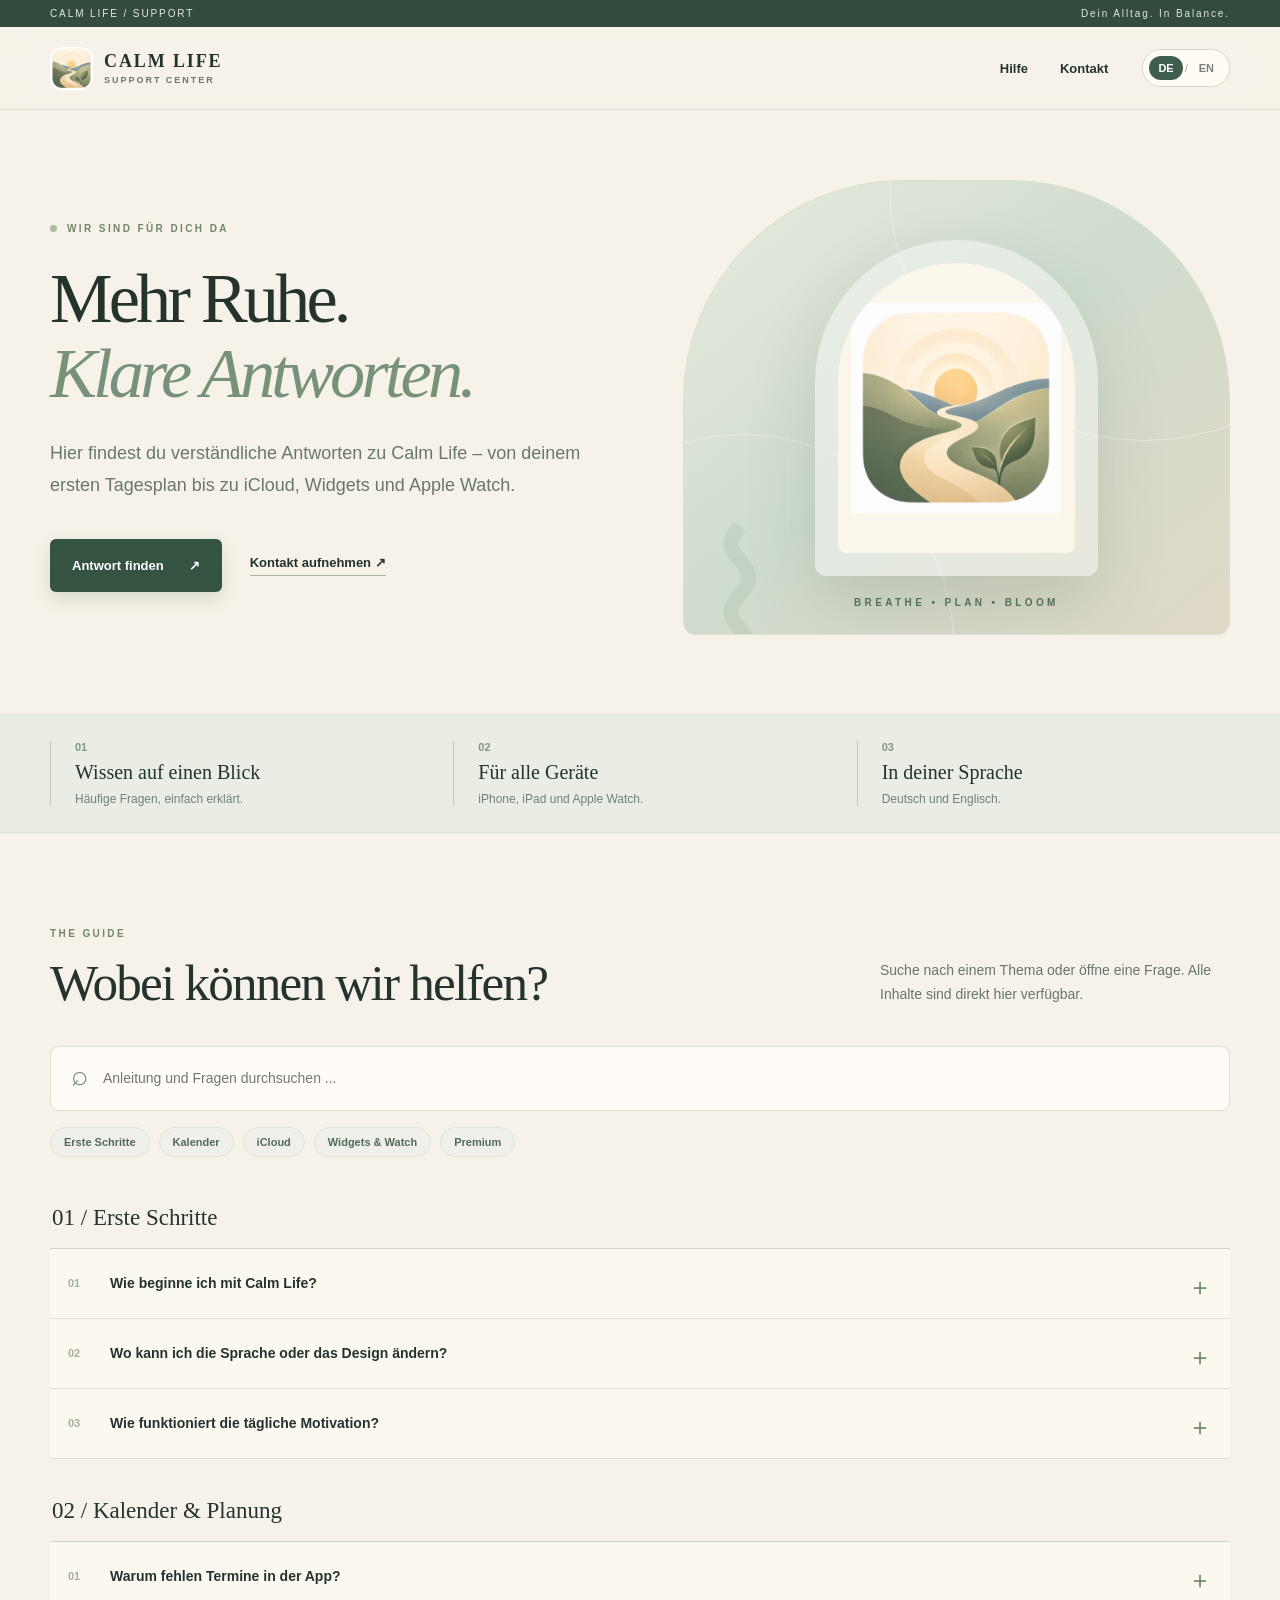
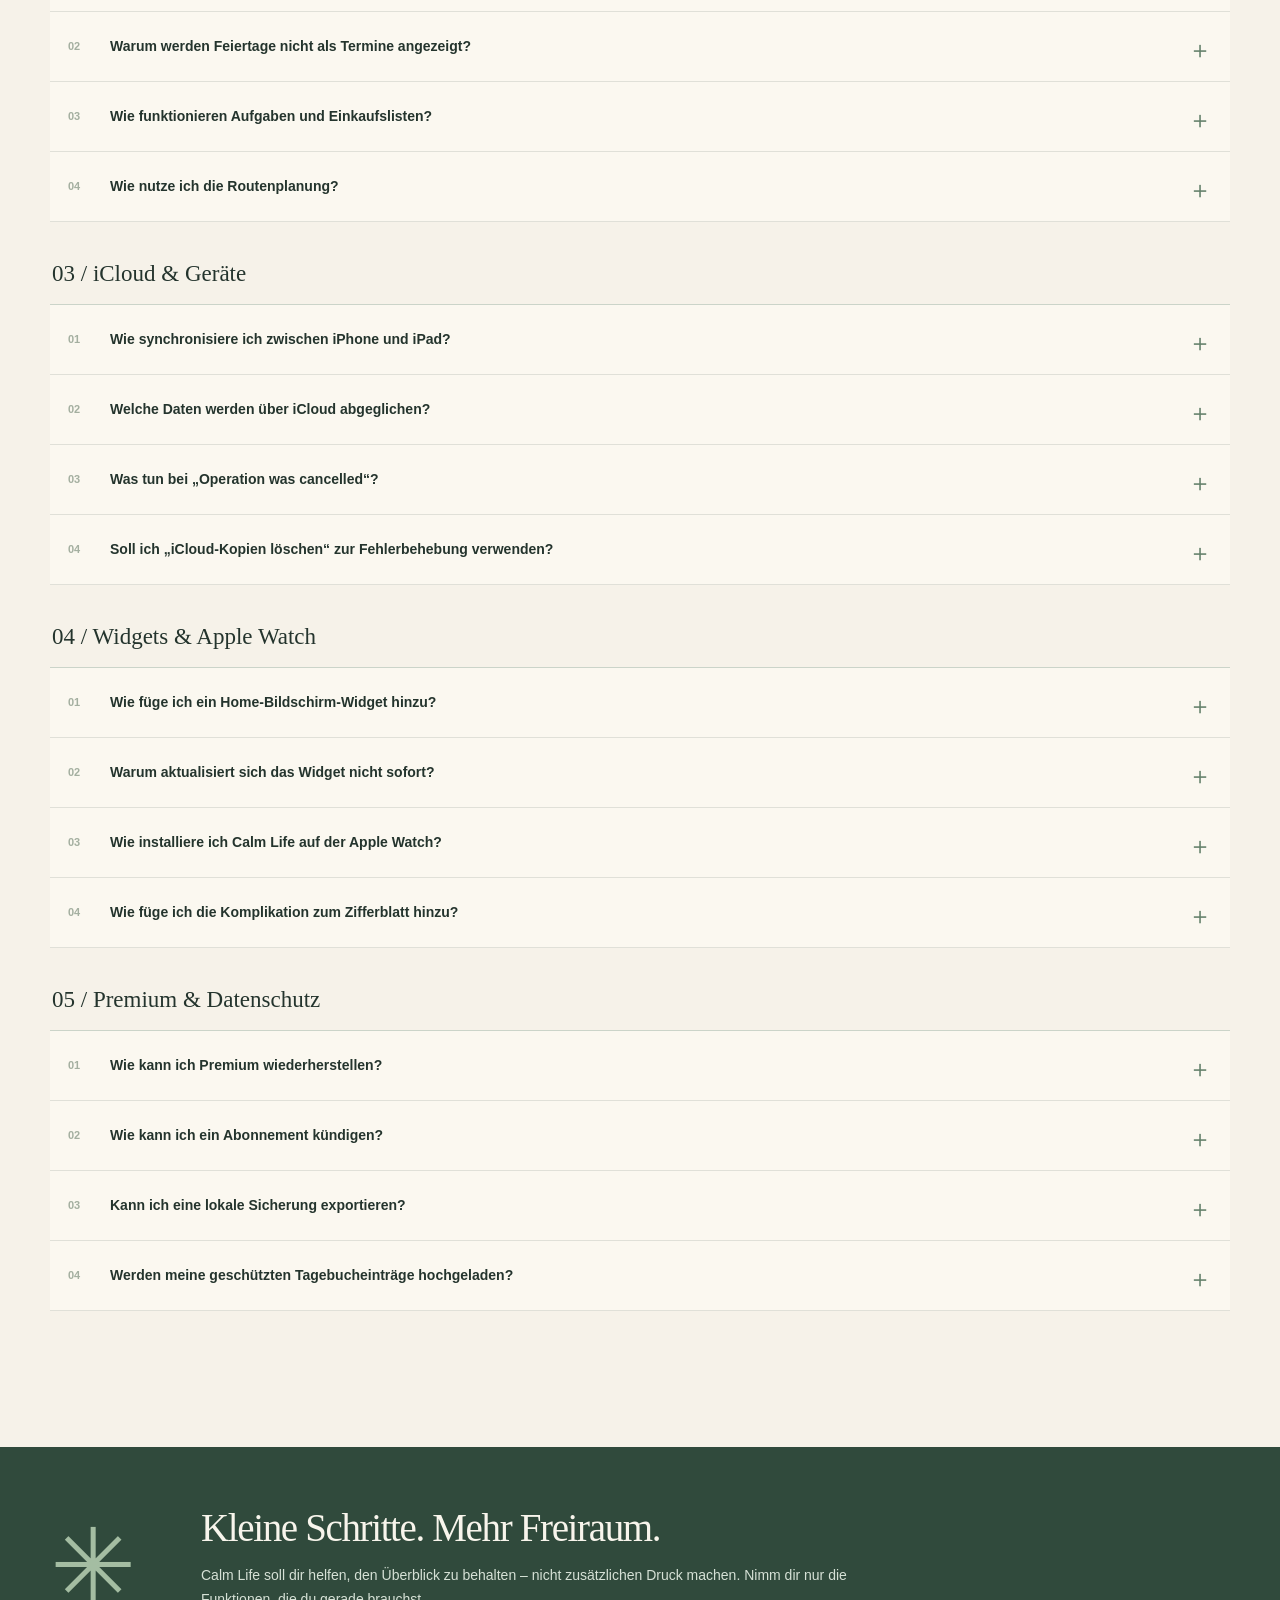
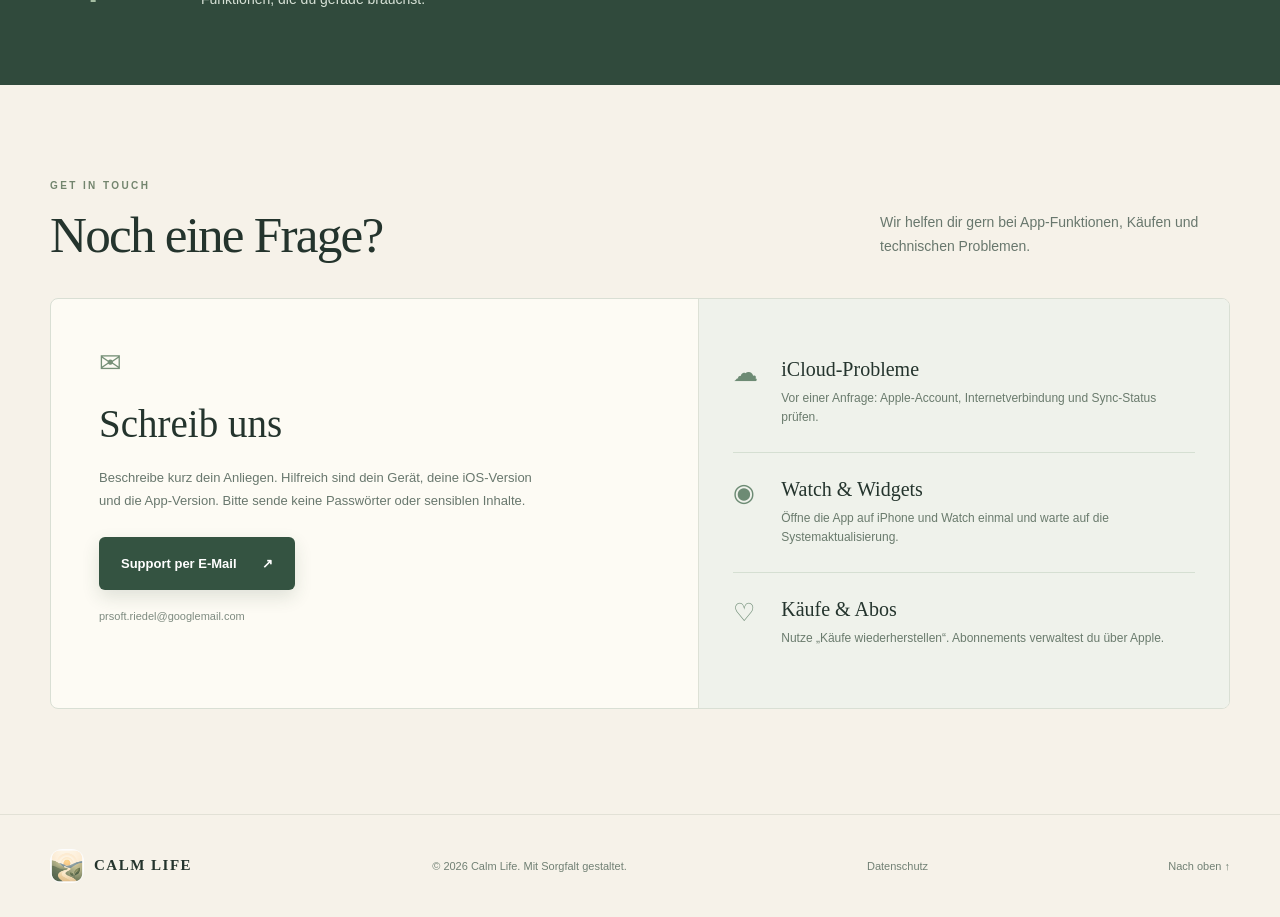
<file: calm-life-support/index.html>
<!doctype html>
<html lang="de">
<head>
  <meta charset="utf-8">
  <meta name="viewport" content="width=device-width, initial-scale=1">
  <meta name="color-scheme" content="light">
  <meta name="theme-color" content="#f6f2e9">
  <meta name="description" content="Calm Life Support: Anleitung und Antworten zu Aufgaben, Kalender, iCloud, Widgets, Apple Watch und Premium. Deutsch und Englisch.">
  <title>Calm Life · Support & Hilfe</title>
  <link rel="icon" type="image/png" href="assets/calm-life-icon.png">
  <link rel="stylesheet" href="styles.css">
  <script src="config.js" defer></script>
  <script src="script.js" defer></script>
</head>
<body>
  <a class="skip" href="#main"><span class="de">Zum Inhalt springen</span><span class="en">Skip to content</span></a>
  <div class="topline"><span class="line-item">CALM LIFE / SUPPORT</span><span class="line-item"><span class="de">Dein Alltag. In Balance.</span><span class="en">Your day. In balance.</span></span></div>
  <header class="site-header" id="top">
    <div class="page-width header-inner">
      <a href="#top" class="brand" aria-label="Calm Life Home">
        <img src="assets/calm-life-icon.png" alt="" width="43" height="43">
        <span>CALM LIFE<small>SUPPORT CENTER</small></span>
      </a>
      <nav aria-label="Seitennavigation" class="nav-links">
        <a href="#hilfe"><span class="de">Hilfe</span><span class="en">Help</span></a>
        <a href="#kontakt"><span class="de">Kontakt</span><span class="en">Contact</span></a>
      </nav>
      <div class="lang-controls" role="group" aria-label="Sprache / Language">
        <button type="button" class="lang" data-lang="de" aria-pressed="true">DE</button>
        <span aria-hidden="true">/</span>
        <button type="button" class="lang" data-lang="en" aria-pressed="false">EN</button>
      </div>
    </div>
  </header>
  <main id="main">
    <section class="hero page-width">
      <div class="hero-copy">
        <div class="eyebrow"><span class="eyebrow-dot"></span><span class="de">WIR SIND FÜR DICH DA</span><span class="en">WE ARE HERE TO HELP</span></div>
        <h1><span class="de">Mehr Ruhe.</span><span class="en">A little more calm.</span><em><span class="de">Klare Antworten.</span><span class="en">Clear answers.</span></em></h1>
        <p class="hero-lead"><span class="de">Hier findest du verständliche Antworten zu Calm Life – von deinem ersten Tagesplan bis zu iCloud, Widgets und Apple Watch.</span><span class="en">Find clear, practical answers about Calm Life – from planning your first day to iCloud, widgets and Apple Watch.</span></p>
        <div class="hero-actions">
          <a class="primary-cta" href="#hilfe"><span class="de">Antwort finden</span><span class="en">Find an answer</span> <span aria-hidden="true">↗</span></a>
          <a class="text-cta" href="#kontakt"><span class="de">Kontakt aufnehmen</span><span class="en">Contact support</span> <span aria-hidden="true">↗</span></a>
        </div>
      </div>
      <div class="hero-art" aria-hidden="true">
        <div class="orb orb-a"></div><div class="orb orb-b"></div>
        <div class="arch"><div class="arch-inside"><img src="assets/calm-life-icon.png" alt=""></div></div>
        <div class="art-caption">BREATHE • PLAN • BLOOM</div>
        <div class="leaf leaf-one">⌇</div><div class="leaf leaf-two">⌇</div>
      </div>
    </section>
    <section class="feature-band">
      <div class="page-width band-inner">
        <div><span class="small-index">01</span><strong><span class="de">Wissen auf einen Blick</span><span class="en">Answers at a glance</span></strong><span><span class="de">Häufige Fragen, einfach erklärt.</span><span class="en">Simple answers to common questions.</span></span></div>
        <div><span class="small-index">02</span><strong><span class="de">Für alle Geräte</span><span class="en">For all your devices</span></strong><span><span class="de">iPhone, iPad und Apple Watch.</span><span class="en">iPhone, iPad and Apple Watch.</span></span></div>
        <div><span class="small-index">03</span><strong><span class="de">In deiner Sprache</span><span class="en">In your language</span></strong><span><span class="de">Deutsch und Englisch.</span><span class="en">German and English.</span></span></div>
      </div>
    </section>
    <section class="help page-width" id="hilfe">
      <div class="section-head">
        <div><div class="eyebrow">THE GUIDE</div><h2><span class="de">Wobei können wir helfen?</span><span class="en">How can we help?</span></h2></div>
        <p><span class="de">Suche nach einem Thema oder öffne eine Frage. Alle Inhalte sind direkt hier verfügbar.</span><span class="en">Search for a topic or expand a question. Everything you need is right here.</span></p>
      </div>
      <div class="search-row"><span class="search-mark" aria-hidden="true">⌕</span><input type="search" id="faq-search" autocomplete="off" aria-label="Hilfe durchsuchen / Search help" placeholder="Anleitung und Fragen durchsuchen ..."><button id="search-clear" type="button" aria-label="Suche leeren / Clear search" hidden>×</button></div>
      <div class="quick-filters" aria-label="Schnelle Themenauswahl">
        <a href="#faq-0"><span class="de">Erste Schritte</span><span class="en">Get started</span></a>
        <a href="#faq-1"><span class="de">Kalender</span><span class="en">Calendar</span></a>
        <a href="#faq-2">iCloud</a>
        <a href="#faq-3">Widgets & Watch</a>
        <a href="#faq-4">Premium</a>
      </div>
      <div id="faq-results"><section class="faq-group" id="faq-0"><div class="section-eyebrow">01 / <span class="de">Erste Schritte</span><span class="en">Getting started</span></div><div class="accordion-list"><details class="faq-item" data-search="wie beginne ich mit calm life? how do i get started? öffne „heute“ und lege über „aufgabe“ deinen ersten eintrag an. unter „plan“ kannst du deinen tag und deine termine ansehen. über „mehr“ erreichst du kalenderverbindungen, einstellungen und die ausführliche in-app-anleitung. open “today” and add your first item using “task”. use “plan” to review your day and appointments. under “more”, you can find connected calendars, settings and the detailed in-app guide.">
    <summary><span class="faq-num">01</span><span class="question"><span class="de">Wie beginne ich mit Calm Life?</span><span class="en">How do I get started?</span></span><span class="chevron" aria-hidden="true">＋</span></summary>
    <div class="faq-answer"><p class="de">Öffne „Heute“ und lege über „Aufgabe“ deinen ersten Eintrag an. Unter „Plan“ kannst du deinen Tag und deine Termine ansehen. Über „Mehr“ erreichst du Kalenderverbindungen, Einstellungen und die ausführliche In-App-Anleitung.</p><p class="en">Open “Today” and add your first item using “Task”. Use “Plan” to review your day and appointments. Under “More”, you can find connected calendars, settings and the detailed in-app guide.</p></div>
  </details><details class="faq-item" data-search="wo kann ich die sprache oder das design ändern? how can i change the language or design? unter „mehr“ findest du die sprachwahl für deutsch und englisch sowie „app-design“ für die verfügbaren gestaltungen. under “more”, switch between german and english and open “app design” to choose an available style.">
    <summary><span class="faq-num">02</span><span class="question"><span class="de">Wo kann ich die Sprache oder das Design ändern?</span><span class="en">How can I change the language or design?</span></span><span class="chevron" aria-hidden="true">＋</span></summary>
    <div class="faq-answer"><p class="de">Unter „Mehr“ findest du die Sprachwahl für Deutsch und Englisch sowie „App-Design“ für die verfügbaren Gestaltungen.</p><p class="en">Under “More”, switch between German and English and open “App design” to choose an available style.</p></div>
  </details><details class="faq-item" data-search="wie funktioniert die tägliche motivation? how does daily inspiration work? beim ersten öffnen eines kalendertages erscheint ein zitat. es verschwindet nach spätestens zehn sekunden; über „jetzt starten“ kannst du es überspringen. am selben tag erscheint es nicht erneut. a quote appears the first time you open the app each calendar day. it disappears after at most ten seconds, or you can skip it with “start now”. it does not reappear that day.">
    <summary><span class="faq-num">03</span><span class="question"><span class="de">Wie funktioniert die tägliche Motivation?</span><span class="en">How does daily inspiration work?</span></span><span class="chevron" aria-hidden="true">＋</span></summary>
    <div class="faq-answer"><p class="de">Beim ersten Öffnen eines Kalendertages erscheint ein Zitat. Es verschwindet nach spätestens zehn Sekunden; über „Jetzt starten“ kannst du es überspringen. Am selben Tag erscheint es nicht erneut.</p><p class="en">A quote appears the first time you open the app each calendar day. It disappears after at most ten seconds, or you can skip it with “Start now”. It does not reappear that day.</p></div>
  </details></div></section><section class="faq-group" id="faq-1"><div class="section-eyebrow">02 / <span class="de">Kalender &amp; Planung</span><span class="en">Calendar &amp; planning</span></div><div class="accordion-list"><details class="faq-item" data-search="warum fehlen termine in der app? why are my calendar events missing? prüfe die kalenderberechtigung in den ios-einstellungen und unter „mehr → apple &amp; outlook-kalender“, welche kalender ausgewählt sind. lies die kalenderdaten anschließend erneut ein. bei outlook muss die verbindung gültig sein. check calendar permissions in ios settings and the calendars selected under “more → apple &amp; outlook calendars”. refresh the calendar data. if you use outlook, verify the connection.">
    <summary><span class="faq-num">01</span><span class="question"><span class="de">Warum fehlen Termine in der App?</span><span class="en">Why are my calendar events missing?</span></span><span class="chevron" aria-hidden="true">＋</span></summary>
    <div class="faq-answer"><p class="de">Prüfe die Kalenderberechtigung in den iOS-Einstellungen und unter „Mehr → Apple &amp; Outlook-Kalender“, welche Kalender ausgewählt sind. Lies die Kalenderdaten anschließend erneut ein. Bei Outlook muss die Verbindung gültig sein.</p><p class="en">Check Calendar permissions in iOS Settings and the calendars selected under “More → Apple &amp; Outlook calendars”. Refresh the calendar data. If you use Outlook, verify the connection.</p></div>
  </details><details class="faq-item" data-search="warum werden feiertage nicht als termine angezeigt? why are public holidays not shown as appointments? calm life filtert erkannte feiertagskalender und eindeutig erkennbare feiertagseinträge aus der normalen terminplanung heraus. normale ganztägige termine bleiben sichtbar. falls ein feiertag weiterhin erscheint, prüfe den zugehörigen kalender und seine bezeichnung. calm life filters recognized holiday calendars and clearly identified holiday events out of regular appointments. ordinary all-day events remain. if a holiday still appears, check its calendar and title.">
    <summary><span class="faq-num">02</span><span class="question"><span class="de">Warum werden Feiertage nicht als Termine angezeigt?</span><span class="en">Why are public holidays not shown as appointments?</span></span><span class="chevron" aria-hidden="true">＋</span></summary>
    <div class="faq-answer"><p class="de">Calm Life filtert erkannte Feiertagskalender und eindeutig erkennbare Feiertagseinträge aus der normalen Terminplanung heraus. Normale ganztägige Termine bleiben sichtbar. Falls ein Feiertag weiterhin erscheint, prüfe den zugehörigen Kalender und seine Bezeichnung.</p><p class="en">Calm Life filters recognized holiday calendars and clearly identified holiday events out of regular appointments. Ordinary all-day events remain. If a holiday still appears, check its calendar and title.</p></div>
  </details><details class="faq-item" data-search="wie funktionieren aufgaben und einkaufslisten? how do tasks and shopping lists work? in „heute“ kannst du aufgaben mit titel, uhrzeit und priorität erfassen und erledigen. unter „mehr → einkaufslisten“ verwaltest du deine listen. für erinnerungen muss die app die erforderlichen berechtigungen haben. create tasks with a title, time and priority in “today”, then mark them completed. manage shopping lists under “more → shopping lists”. reminders may require permissions.">
    <summary><span class="faq-num">03</span><span class="question"><span class="de">Wie funktionieren Aufgaben und Einkaufslisten?</span><span class="en">How do tasks and shopping lists work?</span></span><span class="chevron" aria-hidden="true">＋</span></summary>
    <div class="faq-answer"><p class="de">In „Heute“ kannst du Aufgaben mit Titel, Uhrzeit und Priorität erfassen und erledigen. Unter „Mehr → Einkaufslisten“ verwaltest du deine Listen. Für Erinnerungen muss die App die erforderlichen Berechtigungen haben.</p><p class="en">Create tasks with a title, time and priority in “Today”, then mark them completed. Manage shopping lists under “More → Shopping lists”. Reminders may require permissions.</p></div>
  </details><details class="faq-item" data-search="wie nutze ich die routenplanung? how do i use route planning? unter „route“ kannst du ziele und wege planen. standortzugriff ist nur erforderlich, wenn du funktionen nutzt, die deinen aktuellen standort benötigen. aktiviere ihn bei bedarf in den ios-einstellungen. use “route” to plan destinations and journeys. location permission is only needed for features that use your current location; enable it in ios settings if required.">
    <summary><span class="faq-num">04</span><span class="question"><span class="de">Wie nutze ich die Routenplanung?</span><span class="en">How do I use route planning?</span></span><span class="chevron" aria-hidden="true">＋</span></summary>
    <div class="faq-answer"><p class="de">Unter „Route“ kannst du Ziele und Wege planen. Standortzugriff ist nur erforderlich, wenn du Funktionen nutzt, die deinen aktuellen Standort benötigen. Aktiviere ihn bei Bedarf in den iOS-Einstellungen.</p><p class="en">Use “Route” to plan destinations and journeys. Location permission is only needed for features that use your current location; enable it in iOS Settings if required.</p></div>
  </details></div></section><section class="faq-group" id="faq-2"><div class="section-eyebrow">03 / <span class="de">iCloud &amp; Geräte</span><span class="en">iCloud &amp; devices</span></div><div class="accordion-list"><details class="faq-item" data-search="wie synchronisiere ich zwischen iphone und ipad? how do i sync between iphone and ipad? melde dich auf beiden geräten mit demselben apple-account bei icloud an. aktiviere in calm life unter „mehr → icloud &amp; geräte“ die synchronisierung. tippe bei bedarf auf „jetzt synchronisieren“. prüfe den angezeigten status. sign in to icloud with the same apple account on both devices. in calm life, enable syncing under “more → icloud &amp; devices”. tap “sync now” if needed and check the status.">
    <summary><span class="faq-num">01</span><span class="question"><span class="de">Wie synchronisiere ich zwischen iPhone und iPad?</span><span class="en">How do I sync between iPhone and iPad?</span></span><span class="chevron" aria-hidden="true">＋</span></summary>
    <div class="faq-answer"><p class="de">Melde dich auf beiden Geräten mit demselben Apple-Account bei iCloud an. Aktiviere in Calm Life unter „Mehr → iCloud &amp; Geräte“ die Synchronisierung. Tippe bei Bedarf auf „Jetzt synchronisieren“. Prüfe den angezeigten Status.</p><p class="en">Sign in to iCloud with the same Apple Account on both devices. In Calm Life, enable syncing under “More → iCloud &amp; devices”. Tap “Sync now” if needed and check the status.</p></div>
  </details><details class="faq-item" data-search="welche daten werden über icloud abgeglichen? what data is synced through icloud? die app kann unterstützte aufgaben, einkaufslisten, gewohnheiten, journaldaten und einstellungen in deiner privaten icloud-datenbank abgleichen. geschützte tagebucheinträge, zeichnungen, bewegungsverläufe und kalenderkonten sind von dieser calm-life-cloudkit-synchronisierung ausgenommen. the app can sync supported tasks, shopping lists, habits, journal data and preferences in your private icloud database. protected diary entries, drawings, movement history and calendar accounts are excluded from calm life cloudkit syncing.">
    <summary><span class="faq-num">02</span><span class="question"><span class="de">Welche Daten werden über iCloud abgeglichen?</span><span class="en">What data is synced through iCloud?</span></span><span class="chevron" aria-hidden="true">＋</span></summary>
    <div class="faq-answer"><p class="de">Die App kann unterstützte Aufgaben, Einkaufslisten, Gewohnheiten, Journaldaten und Einstellungen in deiner privaten iCloud-Datenbank abgleichen. Geschützte Tagebucheinträge, Zeichnungen, Bewegungsverläufe und Kalenderkonten sind von dieser Calm-Life-CloudKit-Synchronisierung ausgenommen.</p><p class="en">The app can sync supported tasks, shopping lists, habits, journal data and preferences in your private iCloud database. Protected diary entries, drawings, movement history and calendar accounts are excluded from Calm Life CloudKit syncing.</p></div>
  </details><details class="faq-item" data-search="was tun bei „operation was cancelled“? what if i see “operation was cancelled”? prüfe deine internetverbindung und deinen icloud-account. öffne calm life erneut und tippe einmal auf „jetzt synchronisieren“. wiederhole den vorgang nicht fortlaufend. wenn das problem bleibt, notiere die app-version und den genauen status für den support. check your internet connection and icloud account. reopen calm life and tap “sync now” once. avoid repeatedly restarting it. if the issue continues, note the app version and exact status for support.">
    <summary><span class="faq-num">03</span><span class="question"><span class="de">Was tun bei „Operation was cancelled“?</span><span class="en">What if I see “Operation was cancelled”?</span></span><span class="chevron" aria-hidden="true">＋</span></summary>
    <div class="faq-answer"><p class="de">Prüfe deine Internetverbindung und deinen iCloud-Account. Öffne Calm Life erneut und tippe einmal auf „Jetzt synchronisieren“. Wiederhole den Vorgang nicht fortlaufend. Wenn das Problem bleibt, notiere die App-Version und den genauen Status für den Support.</p><p class="en">Check your internet connection and iCloud account. Reopen Calm Life and tap “Sync now” once. Avoid repeatedly restarting it. If the issue continues, note the app version and exact status for support.</p></div>
  </details><details class="faq-item" data-search="soll ich „icloud-kopien löschen“ zur fehlerbehebung verwenden? should i delete icloud copies to fix sync? nein. diese funktion kann gespeicherte cloud-kopien entfernen und ist nicht für die normale fehlerbehebung gedacht. nutze sie nur, wenn du die folgen verstehst und zuvor deine wichtigen daten gesichert hast. no. this action can remove stored cloud copies and is not intended as a routine troubleshooting step. use it only if you understand the consequences and have backed up important data.">
    <summary><span class="faq-num">04</span><span class="question"><span class="de">Soll ich „iCloud-Kopien löschen“ zur Fehlerbehebung verwenden?</span><span class="en">Should I delete iCloud copies to fix sync?</span></span><span class="chevron" aria-hidden="true">＋</span></summary>
    <div class="faq-answer"><p class="de">Nein. Diese Funktion kann gespeicherte Cloud-Kopien entfernen und ist nicht für die normale Fehlerbehebung gedacht. Nutze sie nur, wenn du die Folgen verstehst und zuvor deine wichtigen Daten gesichert hast.</p><p class="en">No. This action can remove stored cloud copies and is not intended as a routine troubleshooting step. Use it only if you understand the consequences and have backed up important data.</p></div>
  </details></div></section><section class="faq-group" id="faq-3"><div class="section-eyebrow">04 / <span class="de">Widgets &amp; Apple Watch</span><span class="en">Widgets &amp; Apple Watch</span></div><div class="accordion-list"><details class="faq-item" data-search="wie füge ich ein home-bildschirm-widget hinzu? how do i add a home screen widget? berühre eine freie stelle auf dem home-bildschirm länger, öffne die widget-auswahl, suche „calm life“ und wähle die gewünschte größe. das widget zeigt den nächsten passenden termin oder die nächste aufgabe mit einer relativen zeitangabe. touch and hold an empty area on the home screen, open the widget gallery, search for “calm life” and choose a size. the widget shows the next relevant appointment or task with a relative time.">
    <summary><span class="faq-num">01</span><span class="question"><span class="de">Wie füge ich ein Home-Bildschirm-Widget hinzu?</span><span class="en">How do I add a Home Screen widget?</span></span><span class="chevron" aria-hidden="true">＋</span></summary>
    <div class="faq-answer"><p class="de">Berühre eine freie Stelle auf dem Home-Bildschirm länger, öffne die Widget-Auswahl, suche „Calm Life“ und wähle die gewünschte Größe. Das Widget zeigt den nächsten passenden Termin oder die nächste Aufgabe mit einer relativen Zeitangabe.</p><p class="en">Touch and hold an empty area on the Home Screen, open the widget gallery, search for “Calm Life” and choose a size. The widget shows the next relevant appointment or task with a relative time.</p></div>
  </details><details class="faq-item" data-search="warum aktualisiert sich das widget nicht sofort? why does my widget not update immediately? öffne calm life auf dem iphone, aktualisiere die termine und gib ios etwas zeit. das system entscheidet, wann widgets im hintergrund neu geladen werden; eine sekundengenaue aktualisierung ist nicht garantiert. open calm life on iphone, refresh appointments and allow ios some time. the system controls background widget refreshes; second-by-second updates are not guaranteed.">
    <summary><span class="faq-num">02</span><span class="question"><span class="de">Warum aktualisiert sich das Widget nicht sofort?</span><span class="en">Why does my widget not update immediately?</span></span><span class="chevron" aria-hidden="true">＋</span></summary>
    <div class="faq-answer"><p class="de">Öffne Calm Life auf dem iPhone, aktualisiere die Termine und gib iOS etwas Zeit. Das System entscheidet, wann Widgets im Hintergrund neu geladen werden; eine sekundengenaue Aktualisierung ist nicht garantiert.</p><p class="en">Open Calm Life on iPhone, refresh appointments and allow iOS some time. The system controls background widget refreshes; second-by-second updates are not guaranteed.</p></div>
  </details><details class="faq-item" data-search="wie installiere ich calm life auf der apple watch? how do i install calm life on apple watch? installiere die aktuelle calm-life-version auf dem gekoppelten iphone. öffne die apple-watch-app auf dem iphone und suche calm life unter den verfügbaren apps. installiere sie gegebenenfalls und öffne calm life anschließend einmal auf der uhr. install the current calm life version on the paired iphone. open the watch app on iphone and find calm life among available apps. install it if needed, then open calm life once on your watch.">
    <summary><span class="faq-num">03</span><span class="question"><span class="de">Wie installiere ich Calm Life auf der Apple Watch?</span><span class="en">How do I install Calm Life on Apple Watch?</span></span><span class="chevron" aria-hidden="true">＋</span></summary>
    <div class="faq-answer"><p class="de">Installiere die aktuelle Calm-Life-Version auf dem gekoppelten iPhone. Öffne die Apple-Watch-App auf dem iPhone und suche Calm Life unter den verfügbaren Apps. Installiere sie gegebenenfalls und öffne Calm Life anschließend einmal auf der Uhr.</p><p class="en">Install the current Calm Life version on the paired iPhone. Open the Watch app on iPhone and find Calm Life among available apps. Install it if needed, then open Calm Life once on your watch.</p></div>
  </details><details class="faq-item" data-search="wie füge ich die komplikation zum zifferblatt hinzu? how do i add the complication to my watch face? bearbeite ein kompatibles zifferblatt, wähle eine freie komplikationsposition und suche nach „calm life“. je nach zifferblatt stehen runde, rechteckige oder inline-anzeigen zur verfügung. edit a compatible watch face, select an available complication slot and look for “calm life”. circular, rectangular and inline views depend on the watch face.">
    <summary><span class="faq-num">04</span><span class="question"><span class="de">Wie füge ich die Komplikation zum Zifferblatt hinzu?</span><span class="en">How do I add the complication to my watch face?</span></span><span class="chevron" aria-hidden="true">＋</span></summary>
    <div class="faq-answer"><p class="de">Bearbeite ein kompatibles Zifferblatt, wähle eine freie Komplikationsposition und suche nach „Calm Life“. Je nach Zifferblatt stehen runde, rechteckige oder Inline-Anzeigen zur Verfügung.</p><p class="en">Edit a compatible watch face, select an available complication slot and look for “Calm Life”. Circular, rectangular and inline views depend on the watch face.</p></div>
  </details></div></section><section class="faq-group" id="faq-4"><div class="section-eyebrow">05 / <span class="de">Premium &amp; Datenschutz</span><span class="en">Premium &amp; privacy</span></div><div class="accordion-list"><details class="faq-item" data-search="wie kann ich premium wiederherstellen? how can i restore premium? öffne „mehr“ und tippe auf „käufe wiederherstellen“. verwende denselben apple-account, über den du den kauf abgeschlossen hast. preise und verfügbare angebote werden im apple-kaufdialog angezeigt. open “more” and tap “restore purchases”. use the apple account originally used for the purchase. available offers and prices appear in apple’s purchase sheet.">
    <summary><span class="faq-num">01</span><span class="question"><span class="de">Wie kann ich Premium wiederherstellen?</span><span class="en">How can I restore Premium?</span></span><span class="chevron" aria-hidden="true">＋</span></summary>
    <div class="faq-answer"><p class="de">Öffne „Mehr“ und tippe auf „Käufe wiederherstellen“. Verwende denselben Apple-Account, über den du den Kauf abgeschlossen hast. Preise und verfügbare Angebote werden im Apple-Kaufdialog angezeigt.</p><p class="en">Open “More” and tap “Restore purchases”. Use the Apple Account originally used for the purchase. Available offers and prices appear in Apple’s purchase sheet.</p></div>
  </details><details class="faq-item" data-search="wie kann ich ein abonnement kündigen? how can i cancel a subscription? öffne auf deinem iphone „einstellungen“, tippe auf deinen namen und dann auf „abonnements“. wähle calm life und nutze „abo kündigen“, sofern ein aktives abonnement vorhanden ist. die verwaltung erfolgt durch apple. on iphone, open “settings”, tap your name, then “subscriptions”. select calm life and choose “cancel subscription” if an active subscription exists. apple manages the subscription.">
    <summary><span class="faq-num">02</span><span class="question"><span class="de">Wie kann ich ein Abonnement kündigen?</span><span class="en">How can I cancel a subscription?</span></span><span class="chevron" aria-hidden="true">＋</span></summary>
    <div class="faq-answer"><p class="de">Öffne auf deinem iPhone „Einstellungen“, tippe auf deinen Namen und dann auf „Abonnements“. Wähle Calm Life und nutze „Abo kündigen“, sofern ein aktives Abonnement vorhanden ist. Die Verwaltung erfolgt durch Apple.</p><p class="en">On iPhone, open “Settings”, tap your name, then “Subscriptions”. Select Calm Life and choose “Cancel Subscription” if an active subscription exists. Apple manages the subscription.</p></div>
  </details><details class="faq-item" data-search="kann ich eine lokale sicherung exportieren? can i export a local backup? unter „mehr → deine daten“ kannst du die funktion „lokales json-backup exportieren“ verwenden. bewahre exportierte dateien sorgfältig auf, da sie persönliche daten enthalten können. under “more → your data”, use “export local json backup”. store exported files carefully because they may contain personal information.">
    <summary><span class="faq-num">03</span><span class="question"><span class="de">Kann ich eine lokale Sicherung exportieren?</span><span class="en">Can I export a local backup?</span></span><span class="chevron" aria-hidden="true">＋</span></summary>
    <div class="faq-answer"><p class="de">Unter „Mehr → Deine Daten“ kannst du die Funktion „Lokales JSON-Backup exportieren“ verwenden. Bewahre exportierte Dateien sorgfältig auf, da sie persönliche Daten enthalten können.</p><p class="en">Under “More → Your data”, use “Export local JSON backup”. Store exported files carefully because they may contain personal information.</p></div>
  </details><details class="faq-item" data-search="werden meine geschützten tagebucheinträge hochgeladen? are my protected diary entries uploaded? geschützte tagebucheinträge und zeichnungen sind laut der aktuellen calm-life-datenverwaltung von der eigenen cloudkit-synchronisierung ausgenommen. kalendertermine werden gegebenenfalls über dein gewähltes kalenderkonto synchronisiert. protected diary entries and drawings are excluded from calm life’s own cloudkit sync in the current data handling model. calendar events may sync through your chosen calendar account.">
    <summary><span class="faq-num">04</span><span class="question"><span class="de">Werden meine geschützten Tagebucheinträge hochgeladen?</span><span class="en">Are my protected diary entries uploaded?</span></span><span class="chevron" aria-hidden="true">＋</span></summary>
    <div class="faq-answer"><p class="de">Geschützte Tagebucheinträge und Zeichnungen sind laut der aktuellen Calm-Life-Datenverwaltung von der eigenen CloudKit-Synchronisierung ausgenommen. Kalendertermine werden gegebenenfalls über dein gewähltes Kalenderkonto synchronisiert.</p><p class="en">Protected diary entries and drawings are excluded from Calm Life’s own CloudKit sync in the current data handling model. Calendar events may sync through your chosen calendar account.</p></div>
  </details></div></section></div>
      <p id="no-results" class="no-results" hidden><span class="de">Keine passenden Antworten gefunden. Versuche einen anderen Suchbegriff oder kontaktiere uns.</span><span class="en">No matching answers found. Try a different search or contact us.</span></p>
    </section>
    <section class="care-note"><div class="page-width care-inner"><span aria-hidden="true" class="care-symbol">✳</span><div><h2><span class="de">Kleine Schritte. Mehr Freiraum.</span><span class="en">Small steps. More breathing room.</span></h2><p><span class="de">Calm Life soll dir helfen, den Überblick zu behalten – nicht zusätzlichen Druck machen. Nimm dir nur die Funktionen, die du gerade brauchst.</span><span class="en">Calm Life is here to make everyday planning easier, not add pressure. Use only the features that help you today.</span></p></div></div></section>
    <section class="contact page-width" id="kontakt">
      <div class="section-head"><div><div class="eyebrow">GET IN TOUCH</div><h2><span class="de">Noch eine Frage?</span><span class="en">Still have a question?</span></h2></div><p><span class="de">Wir helfen dir gern bei App-Funktionen, Käufen und technischen Problemen.</span><span class="en">Reach out with questions about app features, purchases or technical issues.</span></p></div>
      <div class="contact-panel"><div class="contact-card"><div class="envelope" aria-hidden="true">✉</div><h3><span class="de">Schreib uns</span><span class="en">Send us a message</span></h3><p><span class="de">Beschreibe kurz dein Anliegen. Hilfreich sind dein Gerät, deine iOS-Version und die App-Version. Bitte sende keine Passwörter oder sensiblen Inhalte.</span><span class="en">Describe what happened. Your device, OS version and app version are helpful. Please do not include passwords or sensitive information.</span></p><a id="email-link" class="primary-cta" href="#kontakt" aria-disabled="true"><span class="de">Support per E-Mail</span><span class="en">Email support</span> <span aria-hidden="true">↗</span></a><p class="contact-email" id="contact-email"><span class="de">Support-Adresse wird vor Veröffentlichung ergänzt.</span><span class="en">Support email will be added before publication.</span></p></div><div class="contact-side"><div class="side-item"><span class="side-icon">☁</span><div><h4><span class="de">iCloud-Probleme</span><span class="en">iCloud issues</span></h4><p><span class="de">Vor einer Anfrage: Apple-Account, Internetverbindung und Sync-Status prüfen.</span><span class="en">Before contacting us, check your Apple Account, connection and sync status.</span></p></div></div><div class="side-item"><span class="side-icon">◉</span><div><h4><span class="de">Watch &amp; Widgets</span><span class="en">Watch &amp; widgets</span></h4><p><span class="de">Öffne die App auf iPhone und Watch einmal und warte auf die Systemaktualisierung.</span><span class="en">Open the app once on iPhone and Watch, then allow time for the system to refresh.</span></p></div></div><div class="side-item"><span class="side-icon">♡</span><div><h4><span class="de">Käufe &amp; Abos</span><span class="en">Purchases &amp; subscriptions</span></h4><p><span class="de">Nutze „Käufe wiederherstellen“. Abonnements verwaltest du über Apple.</span><span class="en">Use “Restore purchases”. Subscriptions are managed through Apple.</span></p></div></div></div></div>
    </section>
  </main>
  <footer class="site-footer"><div class="page-width footer-inner"><div class="footer-brand"><img src="assets/calm-life-icon.png" width="34" height="34" alt=""><span>CALM LIFE</span></div><p>© 2026 Calm Life. <span class="de">Mit Sorgfalt gestaltet.</span><span class="en">Made with care.</span></p><a href="privacy/"><span class="de">Datenschutz</span><span class="en">Privacy Policy</span></a><a href="#top"><span class="de">Nach oben</span><span class="en">Back to top</span> ↑</a></div></footer>
</body></html>
</file>
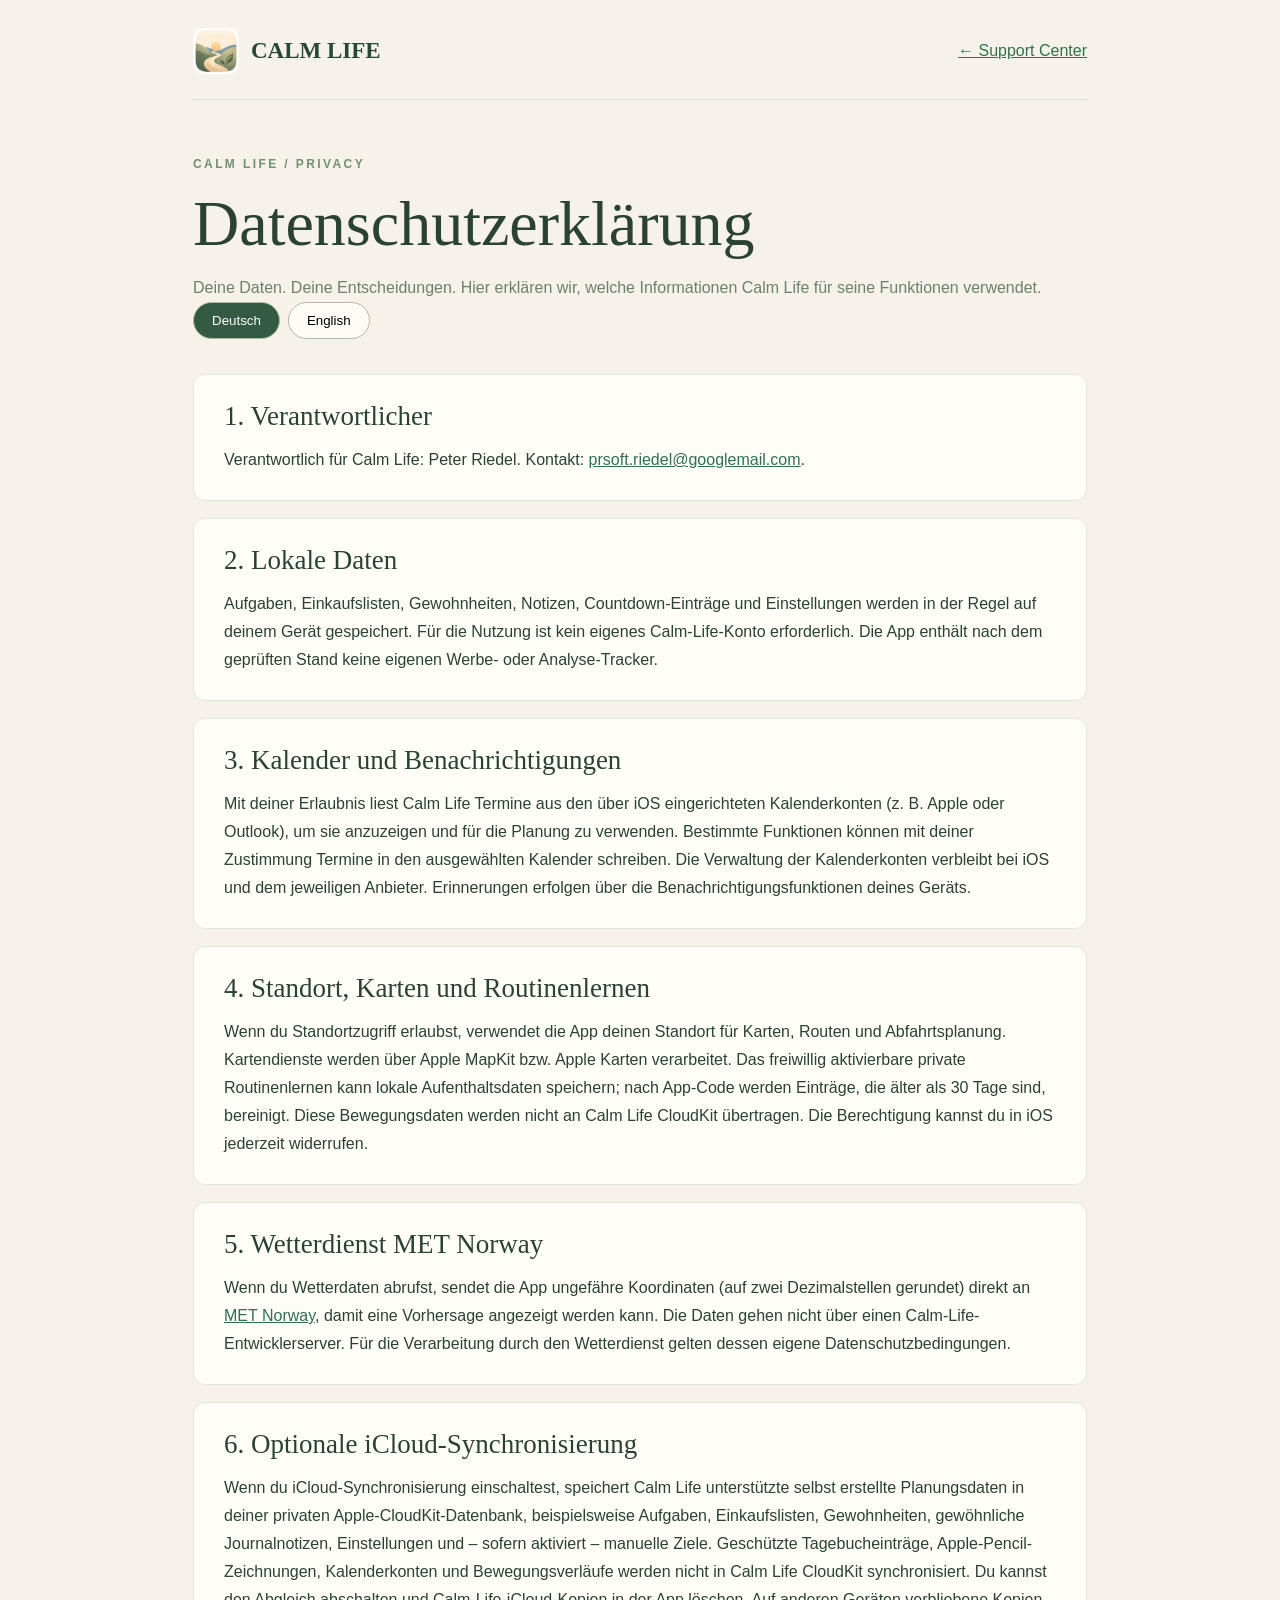
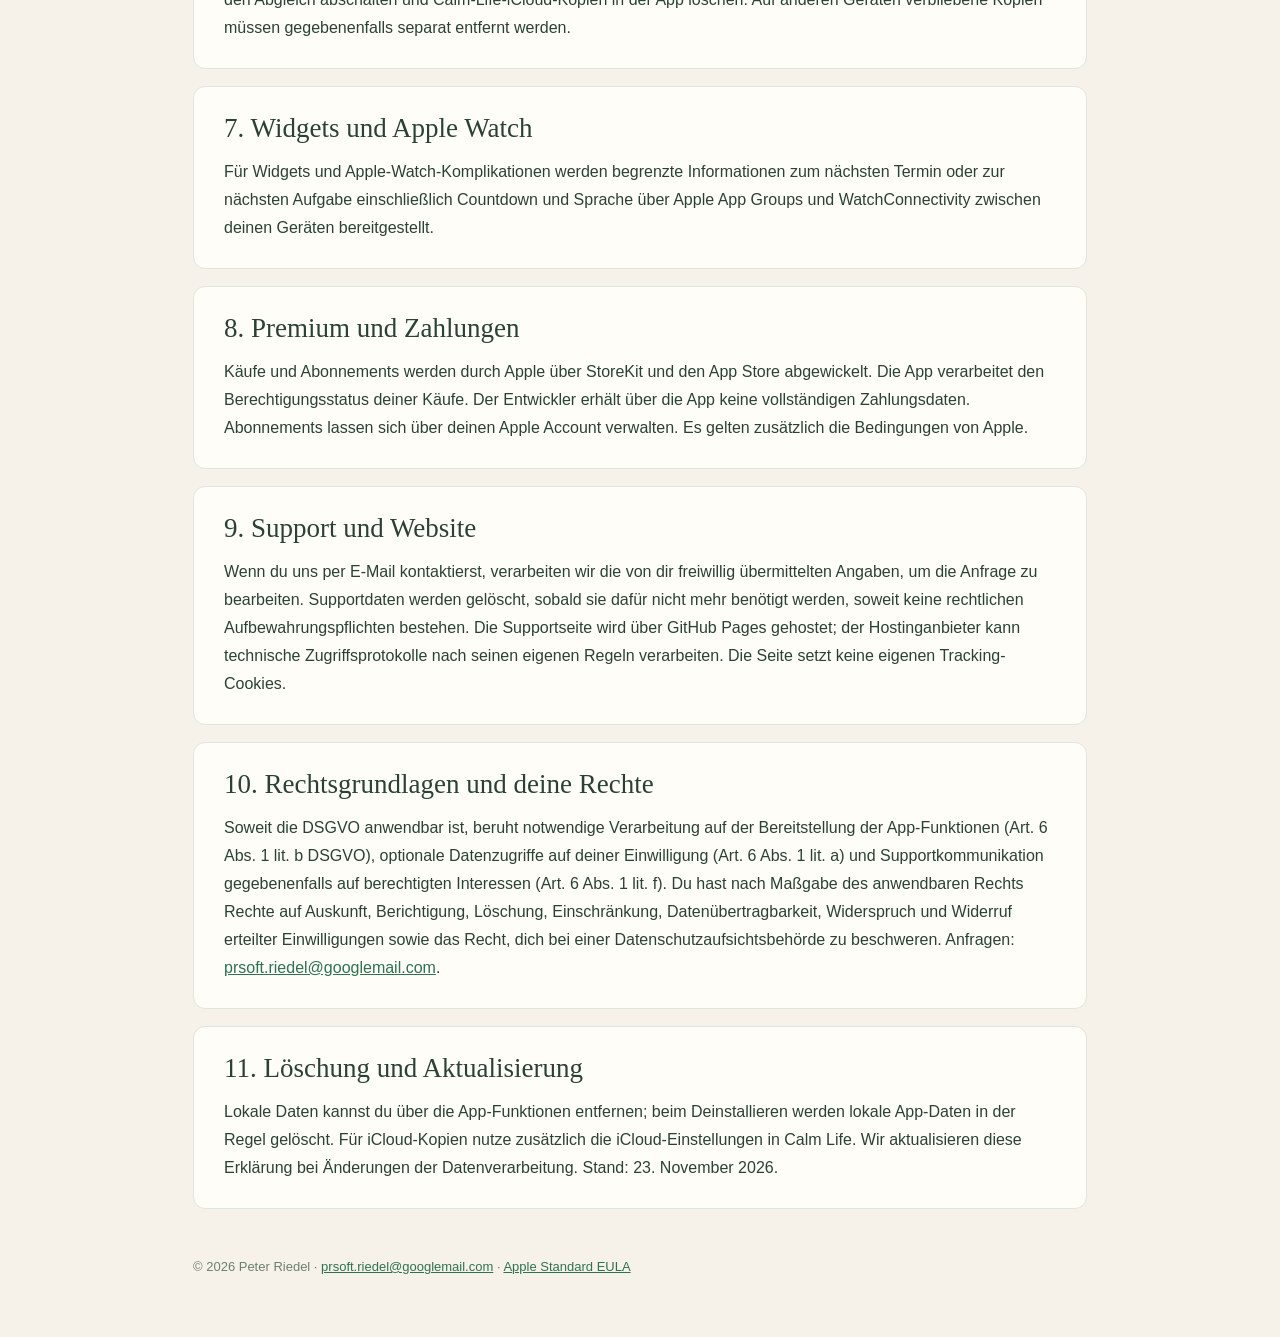
<file: calm-life-support/privacy/index.html>
<!doctype html><html lang="de"><head><meta charset="utf-8"><meta name="viewport" content="width=device-width,initial-scale=1"><meta name="description" content="Calm Life Datenschutz und Privacy Policy"><meta name="theme-color" content="#f6f2e9"><title>Calm Life · Datenschutz</title><link rel="icon" href="../assets/calm-life-icon.png"><style>
:root{color-scheme:light}*{box-sizing:border-box}body{margin:0;background:#f6f2e9;color:#2b4233;font:16px/1.75 -apple-system,BlinkMacSystemFont,"Segoe UI",Arial,sans-serif}.shell{max-width:950px;padding:28px;margin:auto}header{display:flex;justify-content:space-between;align-items:center;border-bottom:1px solid #d9dfd3;padding-bottom:25px;gap:15px}.brand{display:flex;align-items:center;gap:12px;color:#284736;text-decoration:none;font:700 23px Georgia,serif}.brand img{width:46px;border-radius:10px}a{color:#2f7150}.intro{padding:54px 0 35px}.intro h1{font:normal clamp(38px,7vw,64px)/1.14 Georgia,serif;margin:13px 0}.overline{letter-spacing:.2em;color:#729072;font-size:12px;font-weight:700}.intro p{color:#6c806f}.language{display:flex;gap:8px}button{border:1px solid #acbca9;background:#fffcf7;border-radius:40px;padding:10px 18px;cursor:pointer}button[aria-pressed=true]{background:#345a43;color:white}main section{padding:26px 30px;margin-bottom:17px;background:#fffdf8;border:1px solid #e0e5dd;border-radius:12px}h2{font:normal 27px Georgia,serif;margin:0 0 14px}p{margin:0}footer{font-size:13px;color:#6c806f;padding:30px 0}html[lang=de] .en,html[lang=en] .de{display:none}@media(max-width:550px){.shell{padding:17px}main section{padding:20px 16px}.intro{padding-top:30px}header{flex-wrap:wrap}}
</style></head><body><div class="shell"><header><a class="brand" href="../"><img src="../assets/calm-life-icon.png" alt="">CALM LIFE</a><a href="../">← Support Center</a></header><div class="intro"><div class="overline">CALM LIFE / PRIVACY</div><h1><span class="de">Datenschutzerklärung</span><span class="en">Privacy Policy</span></h1><p class="de">Deine Daten. Deine Entscheidungen. Hier erklären wir, welche Informationen Calm Life für seine Funktionen verwendet.</p><p class="en">Your data. Your choices. Here's how Calm Life handles information to provide its features.</p><div class="language"><button data-lang="de" aria-pressed="true">Deutsch</button><button data-lang="en" aria-pressed="false">English</button></div></div><main><div class="de"><section><h2>1. Verantwortlicher</h2><p>Verantwortlich für Calm Life: Peter Riedel. Kontakt: <a href='mailto:prsoft.riedel@googlemail.com'>prsoft.riedel@googlemail.com</a>.</p></section>
<section><h2>2. Lokale Daten</h2><p>Aufgaben, Einkaufslisten, Gewohnheiten, Notizen, Countdown-Einträge und Einstellungen werden in der Regel auf deinem Gerät gespeichert. Für die Nutzung ist kein eigenes Calm-Life-Konto erforderlich. Die App enthält nach dem geprüften Stand keine eigenen Werbe- oder Analyse-Tracker.</p></section>
<section><h2>3. Kalender und Benachrichtigungen</h2><p>Mit deiner Erlaubnis liest Calm Life Termine aus den über iOS eingerichteten Kalenderkonten (z. B. Apple oder Outlook), um sie anzuzeigen und für die Planung zu verwenden. Bestimmte Funktionen können mit deiner Zustimmung Termine in den ausgewählten Kalender schreiben. Die Verwaltung der Kalenderkonten verbleibt bei iOS und dem jeweiligen Anbieter. Erinnerungen erfolgen über die Benachrichtigungsfunktionen deines Geräts.</p></section>
<section><h2>4. Standort, Karten und Routinenlernen</h2><p>Wenn du Standortzugriff erlaubst, verwendet die App deinen Standort für Karten, Routen und Abfahrtsplanung. Kartendienste werden über Apple MapKit bzw. Apple Karten verarbeitet. Das freiwillig aktivierbare private Routinenlernen kann lokale Aufenthaltsdaten speichern; nach App-Code werden Einträge, die älter als 30 Tage sind, bereinigt. Diese Bewegungsdaten werden nicht an Calm Life CloudKit übertragen. Die Berechtigung kannst du in iOS jederzeit widerrufen.</p></section>
<section><h2>5. Wetterdienst MET Norway</h2><p>Wenn du Wetterdaten abrufst, sendet die App ungefähre Koordinaten (auf zwei Dezimalstellen gerundet) direkt an <a href='https://api.met.no/'>MET Norway</a>, damit eine Vorhersage angezeigt werden kann. Die Daten gehen nicht über einen Calm-Life-Entwicklerserver. Für die Verarbeitung durch den Wetterdienst gelten dessen eigene Datenschutzbedingungen.</p></section>
<section><h2>6. Optionale iCloud-Synchronisierung</h2><p>Wenn du iCloud-Synchronisierung einschaltest, speichert Calm Life unterstützte selbst erstellte Planungsdaten in deiner privaten Apple-CloudKit-Datenbank, beispielsweise Aufgaben, Einkaufslisten, Gewohnheiten, gewöhnliche Journalnotizen, Einstellungen und – sofern aktiviert – manuelle Ziele. Geschützte Tagebucheinträge, Apple-Pencil-Zeichnungen, Kalenderkonten und Bewegungsverläufe werden nicht in Calm Life CloudKit synchronisiert. Du kannst den Abgleich abschalten und Calm-Life-iCloud-Kopien in der App löschen. Auf anderen Geräten verbliebene Kopien müssen gegebenenfalls separat entfernt werden.</p></section>
<section><h2>7. Widgets und Apple Watch</h2><p>Für Widgets und Apple-Watch-Komplikationen werden begrenzte Informationen zum nächsten Termin oder zur nächsten Aufgabe einschließlich Countdown und Sprache über Apple App Groups und WatchConnectivity zwischen deinen Geräten bereitgestellt.</p></section>
<section><h2>8. Premium und Zahlungen</h2><p>Käufe und Abonnements werden durch Apple über StoreKit und den App Store abgewickelt. Die App verarbeitet den Berechtigungsstatus deiner Käufe. Der Entwickler erhält über die App keine vollständigen Zahlungsdaten. Abonnements lassen sich über deinen Apple Account verwalten. Es gelten zusätzlich die Bedingungen von Apple.</p></section>
<section><h2>9. Support und Website</h2><p>Wenn du uns per E-Mail kontaktierst, verarbeiten wir die von dir freiwillig übermittelten Angaben, um die Anfrage zu bearbeiten. Supportdaten werden gelöscht, sobald sie dafür nicht mehr benötigt werden, soweit keine rechtlichen Aufbewahrungspflichten bestehen. Die Supportseite wird über GitHub Pages gehostet; der Hostinganbieter kann technische Zugriffsprotokolle nach seinen eigenen Regeln verarbeiten. Die Seite setzt keine eigenen Tracking-Cookies.</p></section>
<section><h2>10. Rechtsgrundlagen und deine Rechte</h2><p>Soweit die DSGVO anwendbar ist, beruht notwendige Verarbeitung auf der Bereitstellung der App-Funktionen (Art. 6 Abs. 1 lit. b DSGVO), optionale Datenzugriffe auf deiner Einwilligung (Art. 6 Abs. 1 lit. a) und Supportkommunikation gegebenenfalls auf berechtigten Interessen (Art. 6 Abs. 1 lit. f). Du hast nach Maßgabe des anwendbaren Rechts Rechte auf Auskunft, Berichtigung, Löschung, Einschränkung, Datenübertragbarkeit, Widerspruch und Widerruf erteilter Einwilligungen sowie das Recht, dich bei einer Datenschutzaufsichtsbehörde zu beschweren. Anfragen: <a href='mailto:prsoft.riedel@googlemail.com'>prsoft.riedel@googlemail.com</a>.</p></section>
<section><h2>11. Löschung und Aktualisierung</h2><p>Lokale Daten kannst du über die App-Funktionen entfernen; beim Deinstallieren werden lokale App-Daten in der Regel gelöscht. Für iCloud-Kopien nutze zusätzlich die iCloud-Einstellungen in Calm Life. Wir aktualisieren diese Erklärung bei Änderungen der Datenverarbeitung. Stand: 23. November 2026.</p></section></div><div class="en"><section><h2>1. Controller</h2><p>Calm Life is provided by Peter Riedel. Contact: <a href='mailto:prsoft.riedel@googlemail.com'>prsoft.riedel@googlemail.com</a>.</p></section>
<section><h2>2. Local data</h2><p>Tasks, shopping lists, habits, notes, countdowns and preferences are normally stored on your device. You do not need a separate Calm Life account. The reviewed app does not include developer-operated advertising or analytics trackers.</p></section>
<section><h2>3. Calendars and notifications</h2><p>With your permission, Calm Life reads events from calendars configured in iOS (such as Apple or Outlook) to display them and plan your day. Some features can write to a selected calendar with your permission. Calendar accounts remain managed by iOS and their providers. Reminders use on-device notification features.</p></section>
<section><h2>4. Location, maps and routine learning</h2><p>If you grant location permission, the app uses location for maps, routes and departure planning. Mapping is provided through Apple MapKit and Apple Maps. Optional private routine learning can store visit information locally; records older than 30 days are purged under current app logic. This movement history is not uploaded to Calm Life CloudKit. You can revoke location permission in iOS at any time.</p></section>
<section><h2>5. MET Norway weather service</h2><p>When you request a forecast, the app sends approximate coordinates (rounded to two decimal places) directly to <a href='https://api.met.no/'>MET Norway</a>. The request does not pass through a Calm Life developer server. The weather provider processes requests under its own privacy terms.</p></section>
<section><h2>6. Optional iCloud sync</h2><p>When you enable iCloud sync, supported user-created planning data is stored in your private Apple CloudKit database, such as tasks, shopping lists, habits, ordinary journal notes, preferences and optionally manual destinations. Protected diary entries, Apple Pencil drawings, calendar accounts and movement history are not included in Calm Life CloudKit. You can disable syncing and delete Calm Life iCloud copies in the app; copies remaining on other devices may need to be deleted separately.</p></section>
<section><h2>7. Widgets and Apple Watch</h2><p>For widgets and Apple Watch complications, limited information about your next event or task, countdown and language is shared between your devices using Apple App Groups and WatchConnectivity.</p></section>
<section><h2>8. Premium and payments</h2><p>Purchases and subscriptions are processed by Apple using StoreKit and the App Store. The app reads your purchase entitlement status. The developer does not receive your full payment details through the app. Manage subscriptions in your Apple Account. Apple’s terms also apply.</p></section>
<section><h2>9. Support and website</h2><p>When you email support, we use the information you choose to send to respond to your request, retaining it only as necessary and subject to legal retention obligations. The support website is hosted by GitHub Pages; the hosting provider may process technical access logs under its own rules. The site does not set its own tracking cookies.</p></section>
<section><h2>10. Legal basis and your rights</h2><p>Where the GDPR applies, required processing may be based on performance of the service (Art. 6(1)(b)), optional access on your consent (Art. 6(1)(a)), and support correspondence where appropriate on legitimate interests (Art. 6(1)(f)). Subject to applicable law, you may request access, rectification, erasure, restriction, portability, objection or withdrawal of consent and may complain to a data protection authority. Contact: <a href='mailto:prsoft.riedel@googlemail.com'>prsoft.riedel@googlemail.com</a>.</p></section>
<section><h2>11. Deletion and updates</h2><p>Remove local data using app functions; uninstalling normally removes local app data. For iCloud copies, also use the Calm Life iCloud settings. We update this policy when data handling changes. Updated: 23 November 2026.</p></section></div></main><footer>© 2026 Peter Riedel · <a href="mailto:prsoft.riedel@googlemail.com">prsoft.riedel@googlemail.com</a> · <a href="https://www.apple.com/legal/internet-services/itunes/dev/stdeula/">Apple Standard EULA</a></footer></div><script>
(()=>{const btn=[...document.querySelectorAll("[data-lang]")];function set(lang){document.documentElement.lang=lang;btn.forEach(b=>b.setAttribute("aria-pressed",String(b.dataset.lang===lang)));let u=new URL(location.href);if(lang==="en")u.searchParams.set("lang","en");else u.searchParams.delete("lang");history.replaceState(null,"",u.pathname+u.search);document.title=lang==="en"?"Calm Life · Privacy Policy":"Calm Life · Datenschutzerklärung";}btn.forEach(b=>b.addEventListener("click",()=>set(b.dataset.lang)));set(new URLSearchParams(location.search).get("lang")==="en"?"en":"de");})();</script></body></html>
</file>
<file: calm-life-support/styles.css>
:root{--paper:#f6f2e9;--white:#fffcf8;--sage:#526a58;--ink:#24342d;--muted:#6b7970;--line:#dddccd;--serif:Georgia,'Times New Roman',serif;--sans:-apple-system,BlinkMacSystemFont,'Segoe UI',Arial,sans-serif}
*{box-sizing:border-box}html{scroll-behavior:smooth}body{margin:0;background:var(--paper);color:var(--ink);font-family:var(--sans);-webkit-font-smoothing:antialiased}body,button,input{font-size:16px}a{color:inherit}button,input{font:inherit}button{cursor:pointer}.page-width{width:min(1180px,calc(100% - 56px));margin-inline:auto}.skip{position:absolute;top:-100px;left:12px;z-index:99;background:var(--ink);color:white;padding:12px}.skip:focus{top:12px}
.topline{background:#334c3f;color:#e2e8dd;min-height:27px;display:flex;align-items:center;justify-content:space-between;padding:5px max(28px,calc((100vw - 1180px)/2));font-size:10px;letter-spacing:.19em}.site-header{position:sticky;top:0;background:rgba(246,242,233,.96);backdrop-filter:blur(15px);z-index:20;border-bottom:1px solid #dce0d4}.header-inner{display:flex;align-items:center;min-height:82px;gap:34px}.brand{display:flex;align-items:center;gap:11px;text-decoration:none;font-family:var(--serif);font-weight:700;letter-spacing:.105em;font-size:18px}.brand img,.footer-brand img{border-radius:12px}.brand small{display:block;font-family:var(--sans);font-size:9px;letter-spacing:.22em;color:var(--muted);margin-top:3px}.nav-links{margin-left:auto;display:flex;gap:32px}.nav-links a{text-decoration:none;font-size:13px;font-weight:600}.nav-links a:hover,.site-footer a:hover{color:#7b936d}.lang-controls{border:1px solid #d9d9c8;background:#fffcf6;border-radius:100px;display:flex;align-items:center;padding:6px;gap:2px;font-size:11px;color:#a7aba0}.lang{background:none;color:#7a827a;border:0;border-radius:50px;font-size:11px;padding:6px 9px;font-weight:700}.lang[aria-pressed=true]{background:#3f5e4d;color:#fff}
.hero{min-height:580px;display:grid;grid-template-columns:1.04fr .96fr;align-items:center;gap:40px;padding-block:70px 79px}.hero-copy{max-width:640px}.eyebrow{font-size:10px;letter-spacing:.24em;color:#73856e;font-weight:800;display:flex;align-items:center;gap:10px}.eyebrow-dot{width:7px;height:7px;border-radius:50%;background:#acbba3}.hero h1{font-family:var(--serif);font-size:clamp(48px,5.5vw,80px);font-weight:400;letter-spacing:-.055em;line-height:1.06;margin:27px 0 26px}.hero h1 em{display:block;font-weight:400;color:#78927a;font-style:italic}.hero-lead{max-width:570px;font-size:18px;line-height:1.8;color:#68786b;margin:0 0 37px}.hero-actions{display:flex;align-items:center;gap:28px;flex-wrap:wrap}.primary-cta{display:inline-flex;align-items:center;justify-content:space-between;gap:25px;background:#345341;color:#fff;text-decoration:none;padding:16px 22px;border-radius:6px;font-weight:650;min-height:53px;font-size:13px;box-shadow:0 7px 18px #28463224}.primary-cta:hover{background:#244233}.text-cta{text-decoration:none;font-size:13px;font-weight:700;border-bottom:1px solid #aab7a5;padding-bottom:5px}.hero-art{height:455px;position:relative;display:grid;place-items:center;overflow:hidden;border:1px solid #dce0d3;background:linear-gradient(140deg,#e5eadd 4%,#cfdccf 48%,#e1d9c6 100%);border-radius:220px 220px 12px 12px}.arch{position:relative;z-index:3;background:#ffffff60;padding:23px;border-radius:180px 180px 14px 14px;box-shadow:0 30px 70px #2f453226}.arch-inside{background:#faf6ea;width:237px;height:290px;display:grid;place-items:center;border-radius:157px 157px 10px 10px;overflow:hidden}.arch img{width:210px;height:210px;object-fit:contain}.orb{position:absolute;border-radius:50%}.orb-a{width:510px;height:510px;border:1px solid #ffffff66;top:-250px;right:-170px}.orb-b{width:420px;height:420px;border:1px solid #ffffff55;bottom:-220px;left:-150px}.art-caption{position:absolute;bottom:26px;font-size:10px;letter-spacing:.34em;color:#58745f;font-weight:700}.leaf{position:absolute;font-family:var(--serif);font-size:180px;color:#4d704e17}.leaf-one{left:12px;bottom:-72px}.leaf-two{right:0;top:-80px}
.feature-band{background:#e9ede4;border-top:1px solid #dbe1d7;border-bottom:1px solid #dbe1d7}.band-inner{display:grid;grid-template-columns:repeat(3,1fr);gap:30px;padding-block:26px}.band-inner>div{display:flex;flex-direction:column;gap:8px;padding-left:24px;border-left:1px solid #bcccb9}.band-inner strong{font-family:var(--serif);font-size:20px;font-weight:400}.band-inner span:last-child{color:#728176;font-size:12px}.small-index{font-size:11px;font-weight:800;color:#849782}
.help{padding-top:95px;padding-bottom:100px;scroll-margin-top:100px}.section-head{display:grid;grid-template-columns:1fr 350px;align-items:end;gap:30px;margin-bottom:34px}.section-head h2,.care-inner h2{font-family:var(--serif);font-size:clamp(35px,4vw,53px);font-weight:400;line-height:1.13;letter-spacing:-.035em;margin:15px 0 0}.section-head p{font-size:14px;line-height:1.75;color:#68776d;margin:0 0 5px}.search-row{background:var(--white);border:1px solid #dcded2;border-radius:9px;display:flex;align-items:center;margin-bottom:16px}.search-row:focus-within{outline:2px solid #a6b7a4}.search-mark{font-size:29px;color:#729179;padding:0 0 5px 20px}.search-row input{border:0;outline:none;background:transparent;width:100%;height:63px;padding:0 15px;color:var(--ink);font-size:14px}.search-row button{border:0;background:transparent;color:var(--muted);font-size:24px;padding:9px 18px}.quick-filters{display:flex;gap:9px;flex-wrap:wrap;margin-bottom:45px}.quick-filters a{text-decoration:none;background:#eef0e9;border:1px solid #e0e4dc;color:#536a57;padding:8px 13px;border-radius:30px;font-size:11px;font-weight:700}
.faq-group{scroll-margin-top:110px;margin-bottom:36px}.section-eyebrow{font-family:var(--serif);font-size:23px;padding:3px 2px 17px;border-bottom:1px solid #cbd4c9}.accordion-list{background:#fffdf78f}.faq-item{border-bottom:1px solid #e0e0d8}.faq-item summary{list-style:none;display:flex;align-items:center;gap:20px;min-height:69px;padding:13px 18px;cursor:pointer}.faq-item summary::-webkit-details-marker{display:none}.faq-item summary:hover{background:#ecf0e9}.faq-num{font-size:11px;color:#a4afa0;font-weight:700;min-width:22px}.question{font-weight:650;flex:1;font-size:14px;line-height:1.45}.chevron{width:24px;height:24px;flex-shrink:0;display:grid;place-items:center;color:#63806a;font-size:24px}.faq-item[open] .chevron{transform:rotate(45deg)}.faq-answer{padding:0 64px 26px}.faq-answer p{color:#68776d;line-height:1.85;font-size:14px;margin:0}.faq-item[hidden],.faq-group[hidden],.no-results[hidden],#search-clear[hidden]{display:none!important}.no-results{padding:38px;text-align:center;color:#627463}
.care-note{background:#304a3c;color:#f8f5ec}.care-inner{display:flex;align-items:center;gap:65px;min-height:238px;padding-block:50px}.care-inner h2{font-size:39px;margin:0 0 12px}.care-inner p{max-width:700px;color:#d6e1d6;line-height:1.7;font-size:14px}.care-symbol{font-family:var(--serif);font-size:103px;color:#a4bda2}.contact{padding-top:95px;padding-bottom:105px;scroll-margin-top:100px}.contact-panel{display:grid;grid-template-columns:1fr .82fr;border:1px solid #d9dfd4;background:#fdfbf4;overflow:hidden;border-radius:8px}.contact-card{padding:48px 48px 44px}.envelope{font-size:27px;color:#769077;margin-bottom:22px}.contact-card h3{font-family:var(--serif);font-size:39px;font-weight:400;margin:0 0 20px}.contact-card p{max-width:450px;line-height:1.82;color:#68776d;font-size:13px;margin-bottom:24px}.contact-card .primary-cta[aria-disabled=true]{opacity:.55;pointer-events:none}.contact-email{font-size:11px!important;margin-top:16px;color:#7e8b80!important}.contact-side{border-left:1px solid #dde1d6;background:#eff2eb;padding:34px}.side-item{display:flex;align-items:flex-start;gap:18px;padding:25px 0;border-bottom:1px solid #d5dfd2}.side-item:last-child{border-bottom:0}.side-icon{font-size:25px;color:#6d8b74;min-width:30px}.side-item h4{margin:0 0 8px;font-family:var(--serif);font-size:20px;font-weight:400}.side-item p{margin:0;color:#6a7b6d;font-size:12px;line-height:1.6}.site-footer{border-top:1px solid #e2e1d6}.footer-inner{min-height:102px;display:flex;align-items:center;justify-content:space-between;gap:14px}.footer-brand{display:flex;align-items:center;gap:10px;font-family:var(--serif);font-weight:700;letter-spacing:.1em;font-size:15px}.footer-inner p,.footer-inner a{font-size:11px;color:#718074;text-decoration:none}
html[lang=de] .en{display:none!important}html[lang=en] .de{display:none!important}:focus-visible{outline:2px solid #537b60;outline-offset:4px}
@media(max-width:900px){.hero{grid-template-columns:1fr;gap:40px;padding-block:55px}.hero-art{height:370px;max-width:530px;width:100%;justify-self:center}.hero h1{font-size:62px}.section-head{grid-template-columns:1fr}.contact-panel{grid-template-columns:1fr}.contact-side{border-left:0;border-top:1px solid #dde1d6}.nav-links{gap:17px}}
@media(max-width:600px){.page-width{width:calc(100% - 34px)}.topline{padding-inline:17px;font-size:9px}.topline .line-item:last-child{display:none}.site-header .header-inner{min-height:70px;gap:12px}.brand{font-size:14px}.brand img{width:37px;height:37px}.brand small{font-size:7px}.nav-links{display:none}.lang-controls{margin-left:auto}.hero{padding-top:50px;gap:35px;min-height:0}.hero h1{font-size:clamp(43px,12vw,62px)}.hero-lead{font-size:15px;line-height:1.75}.hero-art{height:300px}.arch-inside{width:180px;height:230px}.arch-inside img{width:163px;height:163px}.arch{padding:16px}.band-inner{grid-template-columns:1fr;gap:19px;padding-block:24px}.band-inner>div{padding-left:15px}.band-inner strong{font-size:17px}.help,.contact{padding-top:65px;padding-bottom:60px}.section-head{gap:13px}.section-head h2{font-size:40px}.quick-filters{margin-bottom:35px}.faq-item summary{padding-inline:12px;gap:12px;min-height:65px}.faq-answer{padding-inline:46px 19px}.care-inner{gap:18px;min-height:0}.care-symbol{font-size:55px}.care-inner h2{font-size:30px}.contact-card{padding:28px}.contact-side{padding:22px}.footer-inner{flex-wrap:wrap;justify-content:center;padding-block:26px;min-height:0}.footer-inner p{order:3;width:100%;text-align:center}.footer-brand{font-size:13px}}
@media(prefers-reduced-motion:reduce){html{scroll-behavior:auto}*,*:before,*:after{transition:none!important}}
</file>
